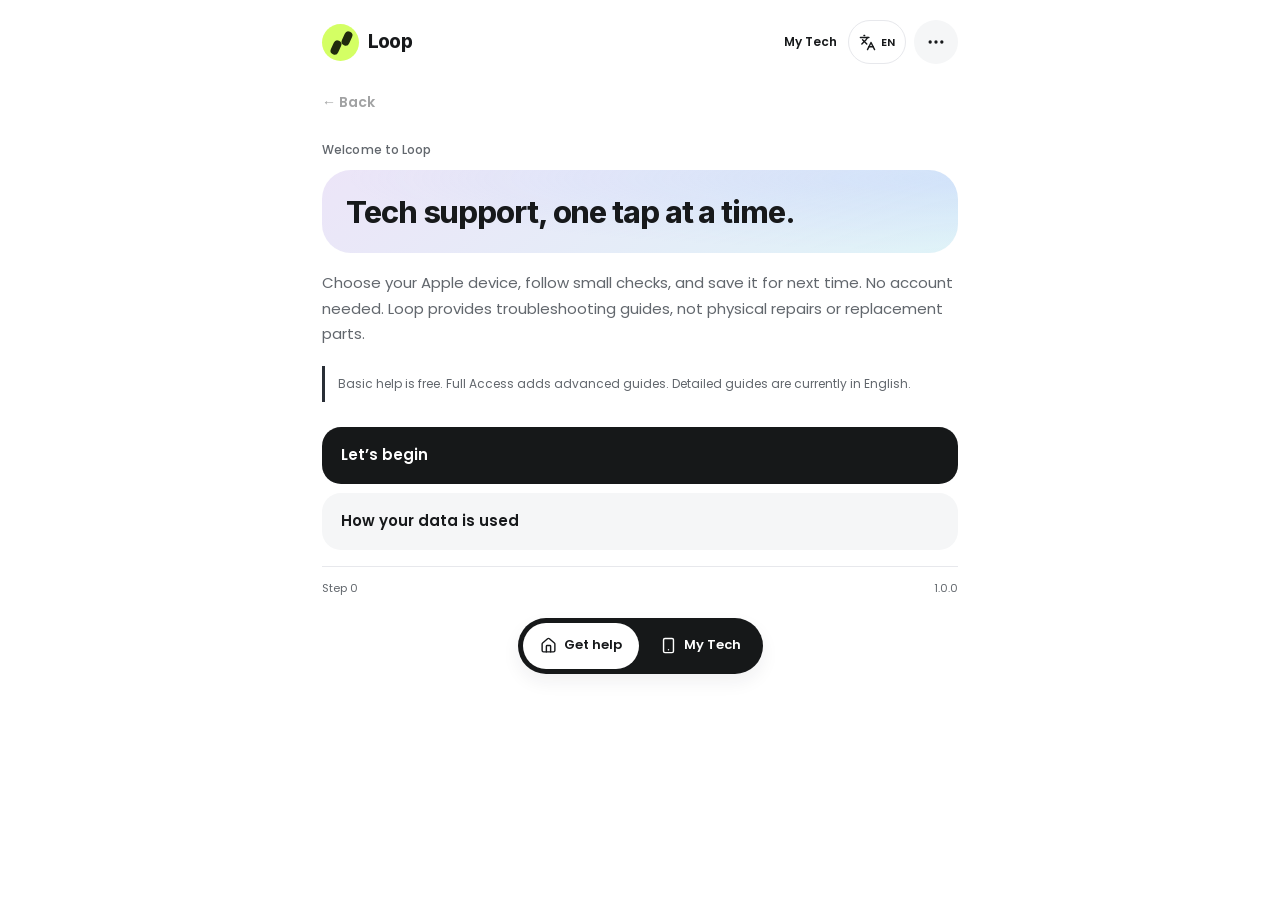
<file: web/index.html>
<!doctype html>
<html lang="en">
<head>
  <meta charset="utf-8">
  <meta name="viewport" content="width=device-width, initial-scale=1, viewport-fit=cover">
  <meta name="color-scheme" content="light dark">
  <meta name="format-detection" content="telephone=no">
  <meta http-equiv="Content-Security-Policy" content="default-src &#x27;none&#x27;; script-src &#x27;self&#x27;; style-src &#x27;self&#x27; &#x27;unsafe-inline&#x27;; img-src &#x27;self&#x27; data:; font-src &#x27;self&#x27;; connect-src &#x27;none&#x27;; object-src &#x27;none&#x27;; base-uri &#x27;none&#x27;; form-action &#x27;none&#x27;; frame-src &#x27;none&#x27;; media-src &#x27;none&#x27;; worker-src &#x27;none&#x27;">
  <title>Loop Tech Support | Simple Device Troubleshooting</title>
  <meta name="description" content="Guided troubleshooting for Apple devices and software. Follow simple checks and save your devices in My Tech.">
  <meta name="application-name" content="Loop">
  <meta name="apple-mobile-web-app-title" content="Loop">
  <link rel="icon" href="assets/app-icon.svg" type="image/svg+xml">
  <link rel="stylesheet" href="app.css">
  <script src="config.js" defer></script>
  <script src="vendor/lucide.min.js" defer></script>
  <script src="app.js" defer></script>
</head>
<body>
<div id="little-steps-consumer" class="ls-consumer-app">
  <section class="th-phone" aria-label="Loop">
    <header class="th-top"><div class="ls-brand-lockup"><span class="ls-mark" aria-hidden="true"></span><span class="th-brand">Loop</span></div><div class="ls-header-actions"><button type="button" class="ls-quick-tech cursor-interaction">My Tech</button><button type="button" class="ls-about-button cursor-interaction" aria-label="More options" aria-expanded="false" aria-controls="ls-about-reference"><i data-lucide="ellipsis" aria-hidden="true"></i></button></div></header>
    <p class="ls-tagline">Tech help, one step at a time.</p>
    <p class="ls-consumer-notice" role="status" hidden></p>
    <div class="ls-membership"><button type="button" class="ls-plan-button cursor-interaction" hidden>Full Access · $49.99/year</button><button type="button" class="ls-end-preview cursor-interaction" hidden>Full Access</button></div>
    <section id="ls-about-reference" class="ls-about-panel" aria-label="More options" hidden>
      <div class="ls-about-heading"><h3>More options</h3><button type="button" class="ls-about-close cursor-interaction" aria-label="Close more options"><i data-lucide="x" aria-hidden="true"></i></button></div>
      <div class="ls-about-help"><h4>How Loop works</h4><ol><li>Choose your device or describe the problem.</li><li>Tap the answer that matches what you see.</li><li>Try a small check, then tell us what happened.</li></ol></div>
      <button type="button" class="ls-premium-menu cursor-interaction">Explore Full Access</button>
      <button type="button" class="ls-settings-menu cursor-interaction">Settings &amp; support</button>
      <button type="button" class="th-restart cursor-interaction" aria-controls="ls-restart-confirm" aria-expanded="false" hidden>Start again</button>
      <div id="ls-restart-confirm" class="ls-restart-confirm" aria-labelledby="ls-restart-title" hidden>
        <h4 id="ls-restart-title">Start a new search?</h4>
        <p>This clears this troubleshooting journey. Your saved devices stay in My Tech.</p>
        <div class="ls-restart-actions"><button type="button" class="ls-restart-keep cursor-interaction">Keep troubleshooting</button><button type="button" class="ls-restart-proceed cursor-interaction">Start again</button></div>
      </div>
    </section>
    <button type="button" class="th-back cursor-interaction" disabled aria-label="Go back one step">← Back</button>
    <main aria-live="polite" aria-atomic="true">
      <p class="th-context">One small step at a time</p>
      <div class="th-question"><h2>What needs a little help?</h2></div>
      <p class="th-detail">Pick a bubble. We'll take it from there.</p>
      <div class="ls-upcoming-art" hidden></div>
      <div class="ls-brand-context" hidden></div>
      <p class="th-case" hidden></p>
      <button type="button" class="ls-save-device cursor-interaction" hidden><i data-lucide="plus" aria-hidden="true"></i><span>Save to My Tech</span></button>
      <section class="ls-plan-panel" hidden aria-label="Full Access subscription">
        <p class="ls-plan-eyebrow">LOOP · FULL ACCESS</p>
        <p class="ls-plan-price">$49.99<span> / year · USD</span></p>
        <p class="ls-plan-value">Calm, clear guidance for the moments that need a closer look.</p>
        <ul><li>Every available advanced guide</li><li>A clear next step, with progress you can follow</li><li>Your checks gathered into a support summary</li></ul>
        <p class="ls-plan-renewal">US plan: $49.99 per year. Renews yearly until cancelled with Apple. Basic checks stay free.</p>
        <p class="ls-plan-demo">The App Store confirms your local price before purchase.</p>
        <div class="ls-plan-legal"><button type="button" class="ls-plan-privacy cursor-interaction">Privacy policy</button><button type="button" class="ls-plan-terms cursor-interaction">Terms of use</button></div>
      </section>
      <section class="ls-member-panel" hidden aria-label="Full Access"><p class="ls-member-eyebrow">FULL ACCESS</p><h3>Your help, one step further.</h3><div class="ls-member-stats"><p><strong class="ls-member-count">12</strong>available guides</p><p><strong class="ls-member-completed">0</strong>guides completed</p></div><p class="ls-member-note">Your guide progress is saved on this device.</p></section>
      <div class="ls-advanced-progress" hidden><p class="ls-advanced-progress-label"></p><div class="ls-advanced-track" role="progressbar" aria-label="Guide progress" aria-valuemin="0" aria-valuemax="100"><span></span></div></div>
      <section class="ls-guide-summary" hidden aria-label="Your support summary"></section>
      <button type="button" class="ls-share-summary cursor-interaction" hidden><i data-lucide="share" aria-hidden="true"></i>Share support summary</button>

      <p class="ls-guide-scope" hidden></p>
      <p class="ls-guide-check" hidden></p>
      <form class="ls-custom-form" hidden aria-label="Enter your model or software name">
        <label for="ls-custom-value">Name on your device or software</label>
        <div class="th-search-row"><input id="ls-custom-value" type="text" maxlength="90" autocomplete="off" placeholder="e.g. Model name from the label"><button type="submit" class="th-search-submit cursor-interaction">Use name</button></div>
        <p class="ls-custom-feedback" role="status"></p>
      </form>
      <div class="th-options" aria-label="Choose an answer"></div>
      <form class="th-search" aria-label="Describe your technology problem">
        <label for="little-steps-description">Or tell us in your own words</label>
        <div class="th-search-row"><input id="little-steps-description" type="text" autocomplete="off" maxlength="240" placeholder="My TV has no sound" aria-describedby="little-steps-match-status"><button type="submit" class="th-search-submit cursor-interaction">Start</button></div>
        <p class="th-match-status" id="little-steps-match-status" role="status">Type a device, app or what went wrong.</p>
        <div class="th-suggestions" aria-label="Suggested starting points"></div>
      </form>
      <button type="button" class="th-unknown cursor-interaction">I'm not sure</button>
      <div class="ls-step-links" hidden></div>
      <a class="th-link" target="_blank" rel="noopener noreferrer" hidden></a>
    </main>
    <section class="ls-my-tech" aria-live="polite" aria-atomic="true" hidden>
      <p class="ls-my-tech-eyebrow">My Tech</p>
      <h2 class="ls-my-tech-title">Your devices.<br>One tap away.</h2>
      <p class="ls-my-tech-description">Add your devices for a quicker route to help.</p>
      <button type="button" class="ls-add-device cursor-interaction"><i data-lucide="plus" aria-hidden="true"></i><span>Add device</span></button>
      <div class="ls-saved-list"></div>
      <p class="ls-save-note">Saved on this device.</p>
      <section class="ls-device-wizard" aria-label="Add a device to My Tech" hidden>
        <div class="ls-wizard-navigation"><button type="button" class="ls-wizard-back cursor-interaction">← Back</button><button type="button" class="ls-wizard-cancel cursor-interaction">Cancel</button></div>
        <p class="ls-wizard-step"></p>
        <h3 class="ls-wizard-title"></h3>
        <p class="ls-wizard-description"></p>
        <div class="ls-wizard-options th-options"></div>
        <form class="ls-wizard-custom" hidden>
          <label for="ls-device-name">Name on your device</label>
          <input id="ls-device-name" type="text" maxlength="90" autocomplete="off">
          <p class="ls-wizard-feedback" role="status"></p>
          <button type="submit" class="ls-wizard-primary cursor-interaction">Continue</button>
        </form>
        <form class="ls-wizard-review" hidden>
          <div class="ls-device-summary"></div>
          <label for="ls-device-nickname">Device nickname <span>(optional)</span></label>
          <input id="ls-device-nickname" type="text" maxlength="50" autocomplete="off" placeholder="e.g. Living room TV">
          <p>Saved on this device.</p>
          <button type="submit" class="ls-wizard-primary cursor-interaction">Save device</button>
        </form>
      </section>
    </section>
    <footer class="th-footer"><span class="th-step">One small step at a time</span><span class="th-demo">1.0.0</span></footer>
    <nav class="ls-bottom-nav" aria-label="Main navigation"><button type="button" class="ls-nav-help cursor-interaction" aria-current="page"><i data-lucide="home" aria-hidden="true"></i><span>Get help</span></button><button type="button" class="ls-nav-tech cursor-interaction"><i data-lucide="smartphone" aria-hidden="true"></i><span>My Tech</span></button></nav>
  </section>
</div>
<noscript>Loop needs JavaScript enabled to show its troubleshooting guides.</noscript>
</body>
</html>
</file>
<file: web/app.css>
/* Compiled light/dark colors support iOS 17.0 and later. */
:root{--ls-appearance-0:#ffffff;--ls-appearance-1:#17191b;--ls-appearance-2:#62676d;--ls-appearance-3:#f5f6f7;--ls-appearance-4:#eeedf7;--ls-appearance-5:#e7e8ec;--ls-appearance-6:#292e36;--ls-appearance-7:#161819;--ls-appearance-8:#ffffff;--ls-appearance-9:#19233010;--ls-appearance-10:#d4ff64;--ls-appearance-11:#dff3f8;--ls-appearance-12:#ece5f8;--ls-appearance-13:#e5f5dc;--ls-appearance-14:#fff6cd;--ls-appearance-15:#ffe9dc;--ls-appearance-16:#e4ebff;--ls-appearance-17:#fff;--ls-appearance-18:#e8edff;--ls-appearance-19:#263764;--ls-appearance-20:#fff0d7;--ls-appearance-21:#6c4217;--ls-appearance-22:#f5eddc;--ls-appearance-23:#66511f;--ls-appearance-24:#fff}
@media(prefers-color-scheme:dark){:root{--ls-appearance-0:#151619;--ls-appearance-1:#f6f7f8;--ls-appearance-2:#adb4be;--ls-appearance-3:#22252b;--ls-appearance-4:#32303f;--ls-appearance-5:#353941;--ls-appearance-6:#e1e6ed;--ls-appearance-7:#ecf0f4;--ls-appearance-8:#17191b;--ls-appearance-9:#00000038;--ls-appearance-10:#caf665;--ls-appearance-11:#223d46;--ls-appearance-12:#383047;--ls-appearance-13:#2d4028;--ls-appearance-14:#464126;--ls-appearance-15:#49382f;--ls-appearance-16:#2a344b;--ls-appearance-17:#f1f3f6;--ls-appearance-18:#303d60;--ls-appearance-19:#e7edff;--ls-appearance-20:#594323;--ls-appearance-21:#ffe8bf;--ls-appearance-22:#423923;--ls-appearance-23:#ffdda1;--ls-appearance-24:#151619}}
@font-face {
  font-family: 'Poppins';
  font-style: normal;
  font-weight: 400;
  font-display: swap;
  src: url(assets/fonts/poppins-400-devanagari.woff2) format('woff2');
  unicode-range: U+0900-097F, U+1CD0-1CF9, U+200C-200D, U+20A8, U+20B9, U+20F0, U+25CC, U+A830-A839, U+A8E0-A8FF, U+11B00-11B09;
}

@font-face {
  font-family: 'Poppins';
  font-style: normal;
  font-weight: 400;
  font-display: swap;
  src: url(assets/fonts/poppins-400-latin-ext.woff2) format('woff2');
  unicode-range: U+0100-02BA, U+02BD-02C5, U+02C7-02CC, U+02CE-02D7, U+02DD-02FF, U+0304, U+0308, U+0329, U+1D00-1DBF, U+1E00-1E9F, U+1EF2-1EFF, U+2020, U+20A0-20AB, U+20AD-20C0, U+2113, U+2C60-2C7F, U+A720-A7FF;
}

@font-face {
  font-family: 'Poppins';
  font-style: normal;
  font-weight: 400;
  font-display: swap;
  src: url(assets/fonts/poppins-400-latin.woff2) format('woff2');
  unicode-range: U+0000-00FF, U+0131, U+0152-0153, U+02BB-02BC, U+02C6, U+02DA, U+02DC, U+0304, U+0308, U+0329, U+2000-206F, U+20AC, U+2122, U+2191, U+2193, U+2212, U+2215, U+FEFF, U+FFFD;
}

@font-face {
  font-family: 'Poppins';
  font-style: normal;
  font-weight: 500;
  font-display: swap;
  src: url(assets/fonts/poppins-500-devanagari.woff2) format('woff2');
  unicode-range: U+0900-097F, U+1CD0-1CF9, U+200C-200D, U+20A8, U+20B9, U+20F0, U+25CC, U+A830-A839, U+A8E0-A8FF, U+11B00-11B09;
}

@font-face {
  font-family: 'Poppins';
  font-style: normal;
  font-weight: 500;
  font-display: swap;
  src: url(assets/fonts/poppins-500-latin-ext.woff2) format('woff2');
  unicode-range: U+0100-02BA, U+02BD-02C5, U+02C7-02CC, U+02CE-02D7, U+02DD-02FF, U+0304, U+0308, U+0329, U+1D00-1DBF, U+1E00-1E9F, U+1EF2-1EFF, U+2020, U+20A0-20AB, U+20AD-20C0, U+2113, U+2C60-2C7F, U+A720-A7FF;
}

@font-face {
  font-family: 'Poppins';
  font-style: normal;
  font-weight: 500;
  font-display: swap;
  src: url(assets/fonts/poppins-500-latin.woff2) format('woff2');
  unicode-range: U+0000-00FF, U+0131, U+0152-0153, U+02BB-02BC, U+02C6, U+02DA, U+02DC, U+0304, U+0308, U+0329, U+2000-206F, U+20AC, U+2122, U+2191, U+2193, U+2212, U+2215, U+FEFF, U+FFFD;
}

@font-face {
  font-family: 'Poppins';
  font-style: normal;
  font-weight: 600;
  font-display: swap;
  src: url(assets/fonts/poppins-600-devanagari.woff2) format('woff2');
  unicode-range: U+0900-097F, U+1CD0-1CF9, U+200C-200D, U+20A8, U+20B9, U+20F0, U+25CC, U+A830-A839, U+A8E0-A8FF, U+11B00-11B09;
}

@font-face {
  font-family: 'Poppins';
  font-style: normal;
  font-weight: 600;
  font-display: swap;
  src: url(assets/fonts/poppins-600-latin-ext.woff2) format('woff2');
  unicode-range: U+0100-02BA, U+02BD-02C5, U+02C7-02CC, U+02CE-02D7, U+02DD-02FF, U+0304, U+0308, U+0329, U+1D00-1DBF, U+1E00-1E9F, U+1EF2-1EFF, U+2020, U+20A0-20AB, U+20AD-20C0, U+2113, U+2C60-2C7F, U+A720-A7FF;
}

@font-face {
  font-family: 'Poppins';
  font-style: normal;
  font-weight: 600;
  font-display: swap;
  src: url(assets/fonts/poppins-600-latin.woff2) format('woff2');
  unicode-range: U+0000-00FF, U+0131, U+0152-0153, U+02BB-02BC, U+02C6, U+02DA, U+02DC, U+0304, U+0308, U+0329, U+2000-206F, U+20AC, U+2122, U+2191, U+2193, U+2212, U+2215, U+FEFF, U+FFFD;
}

@font-face {
  font-family: 'Inter';
  font-style: normal;
  font-weight: 100 900;
  font-display: swap;
  src: url(assets/fonts/inter-100-900-cyrillic-ext.woff2) format('woff2');
  unicode-range: U+0460-052F, U+1C80-1C8A, U+20B4, U+2DE0-2DFF, U+A640-A69F, U+FE2E-FE2F;
}

@font-face {
  font-family: 'Inter';
  font-style: normal;
  font-weight: 100 900;
  font-display: swap;
  src: url(assets/fonts/inter-100-900-cyrillic.woff2) format('woff2');
  unicode-range: U+0301, U+0400-045F, U+0490-0491, U+04B0-04B1, U+2116;
}

@font-face {
  font-family: 'Inter';
  font-style: normal;
  font-weight: 100 900;
  font-display: swap;
  src: url(assets/fonts/inter-100-900-greek-ext.woff2) format('woff2');
  unicode-range: U+1F00-1FFF;
}

@font-face {
  font-family: 'Inter';
  font-style: normal;
  font-weight: 100 900;
  font-display: swap;
  src: url(assets/fonts/inter-100-900-greek.woff2) format('woff2');
  unicode-range: U+0370-0377, U+037A-037F, U+0384-038A, U+038C, U+038E-03A1, U+03A3-03FF;
}

@font-face {
  font-family: 'Inter';
  font-style: normal;
  font-weight: 100 900;
  font-display: swap;
  src: url(assets/fonts/inter-100-900-vietnamese.woff2) format('woff2');
  unicode-range: U+0102-0103, U+0110-0111, U+0128-0129, U+0168-0169, U+01A0-01A1, U+01AF-01B0, U+0300-0301, U+0303-0304, U+0308-0309, U+0323, U+0329, U+1EA0-1EF9, U+20AB;
}

@font-face {
  font-family: 'Inter';
  font-style: normal;
  font-weight: 100 900;
  font-display: swap;
  src: url(assets/fonts/inter-100-900-latin-ext.woff2) format('woff2');
  unicode-range: U+0100-02BA, U+02BD-02C5, U+02C7-02CC, U+02CE-02D7, U+02DD-02FF, U+0304, U+0308, U+0329, U+1D00-1DBF, U+1E00-1E9F, U+1EF2-1EFF, U+2020, U+20A0-20AB, U+20AD-20C0, U+2113, U+2C60-2C7F, U+A720-A7FF;
}

@font-face {
  font-family: 'Inter';
  font-style: normal;
  font-weight: 100 900;
  font-display: swap;
  src: url(assets/fonts/inter-100-900-latin.woff2) format('woff2');
  unicode-range: U+0000-00FF, U+0131, U+0152-0153, U+02BB-02BC, U+02C6, U+02DA, U+02DC, U+0304, U+0308, U+0329, U+2000-206F, U+20AC, U+2122, U+2191, U+2193, U+2212, U+2215, U+FEFF, U+FFFD;
}


#little-steps-consumer { --ls-illustration-atlas:url("[data-uri]"); }
#little-steps-consumer { --ls-brand-device-atlas:url("[data-uri]");  }
#little-steps-consumer {
  --th-bg:var(--ls-appearance-0); --th-text:var(--ls-appearance-1); --th-sub:var(--ls-appearance-2);
  --th-card:var(--ls-appearance-3); --th-bubble:var(--ls-appearance-4); --th-line:var(--ls-appearance-5);
  --th-accent:var(--ls-appearance-6); --th-solid:var(--ls-appearance-7); --th-on:var(--ls-appearance-8);
  --th-shadow:var(--ls-appearance-9); --ls-lime:var(--ls-appearance-10); --ls-lime-ink:#202b0d;
  --ls-pastel-blue:var(--ls-appearance-11); --ls-pastel-lilac:var(--ls-appearance-12);
  --ls-pastel-green:var(--ls-appearance-13); --ls-pastel-yellow:var(--ls-appearance-14);
  --ls-pastel-peach:var(--ls-appearance-15); --ls-pastel-periwinkle:var(--ls-appearance-16);
  color:var(--th-text); font-family:Inter,"Helvetica Neue",Arial,system-ui,sans-serif; padding:18px 6px; box-sizing:border-box;
}
#little-steps-consumer * { box-sizing:border-box; }
#little-steps-consumer [hidden] { display:none !important; }
#little-steps-consumer button,#little-steps-consumer input { font:inherit; }
#little-steps-consumer button { color:inherit; }
#little-steps-consumer button:focus-visible,#little-steps-consumer input:focus-visible,#little-steps-consumer a:focus-visible { outline:3px solid var(--th-accent); outline-offset:4px; }
#little-steps-consumer .th-phone { width:100%; max-width:448px; padding:25px 24px 18px; margin:auto; background:var(--th-bg); border:1px solid var(--th-line); border-radius:36px; box-shadow:0 18px 55px var(--th-shadow); }
#little-steps-consumer .th-top { display:flex; justify-content:space-between; align-items:center; gap:12px; }
#little-steps-consumer .ls-header-actions { display:flex; align-items:center; gap:5px; flex:none; }
#little-steps-consumer .ls-quick-tech { min-height:44px; padding:9px 3px; border:0; background:none; font-size:12px; font-weight:600; white-space:nowrap; }
#little-steps-consumer .ls-brand-lockup { display:flex; align-items:center; gap:9px; }
#little-steps-consumer .ls-mark { display:block; position:relative; width:37px; height:37px; border-radius:50%; background:var(--ls-lime); flex:none; }
#little-steps-consumer .ls-mark::before,#little-steps-consumer .ls-mark::after { content:""; position:absolute; width:8px; height:15px; border-radius:5px; background:var(--ls-lime-ink); transform:rotate(24deg); }
#little-steps-consumer .ls-mark::before { left:10px; top:16px; }
#little-steps-consumer .ls-mark::after { left:21px; top:7px; }
#little-steps-consumer .th-brand { font-size:19px; font-weight:750; letter-spacing:-.8px; white-space:nowrap; }
#little-steps-consumer .th-demo { display:inline-flex; align-items:center; color:var(--th-sub); font-size:11px; white-space:nowrap; }
#little-steps-consumer .ls-tagline { display:none; }
#little-steps-consumer .ls-about-button { display:flex; justify-content:center; align-items:center; width:44px; height:44px; flex:none; padding:10px; border:0; border-radius:50%; background:var(--th-card); }
#little-steps-consumer .ls-about-button svg { width:20px; height:20px; }
#little-steps-consumer .ls-about-panel { position:relative; background:var(--ls-pastel-yellow); border-radius:23px; margin:16px 0; padding:19px; font-size:14px; line-height:1.5; }
#little-steps-consumer .ls-about-panel h3 { font-size:18px; letter-spacing:-.4px; margin:0 0 10px; padding-right:24px; }
#little-steps-consumer .ls-about-panel ol { padding-left:19px; margin:0; }
#little-steps-consumer .ls-about-panel li+li { margin-top:7px; }
#little-steps-consumer .ls-about-panel button { min-height:44px; background:transparent; border:0; padding:10px 0 0; text-decoration:underline; text-underline-offset:3px; }
#little-steps-consumer .ls-about-heading { display:flex; align-items:flex-start; justify-content:space-between; gap:8px; }
#little-steps-consumer .ls-about-heading h3 { padding-right:0; margin-top:7px; }
#little-steps-consumer .ls-about-heading button { display:flex; align-items:center; justify-content:center; flex:none; width:44px; min-height:44px; padding:10px; border-radius:50%; background:color-mix(in srgb,var(--th-bg) 50%,transparent); }
#little-steps-consumer .th-back { display:inline-flex; align-items:center; gap:7px; min-height:44px; padding:10px 0; border:0; background:transparent; margin:16px 0 0; font-size:14px; font-weight:600; }
#little-steps-consumer .th-back:disabled { opacity:.4; }
#little-steps-consumer .th-home .th-back { display:none; }
#little-steps-consumer .th-context { margin:17px 0 11px; color:var(--th-sub); font-size:12px; line-height:1.4; font-weight:550; letter-spacing:.1px; text-transform:none; }
#little-steps-consumer .th-home .th-context { display:inline-flex; margin:30px 0 15px; padding:7px 11px; background:var(--ls-lime); color:var(--ls-lime-ink); border-radius:20px; font-size:11px; font-weight:650; }
#little-steps-consumer .th-question { margin:0; width:100%; }
#little-steps-consumer h2 { font-size:35px; font-weight:750; letter-spacing:-1.5px; line-height:1.08; margin:0; color:var(--th-text); overflow-wrap:break-word; }
#little-steps-consumer .th-home h2 { font-size:42px; line-height:1.02; letter-spacing:-1.9px; max-width:350px; }
#little-steps-consumer .th-detail { font-size:14px; line-height:1.5; color:var(--th-sub); margin:15px 0 0; }
#little-steps-consumer .th-home .th-detail { max-width:310px; margin-top:13px; }
#little-steps-consumer .ls-troubleshoot-screen .th-question { padding:24px; border-radius:29px; background:radial-gradient(ellipse at 100% 10%,color-mix(in srgb,var(--ls-context-color,#a9bcfd) 27%,transparent),transparent 68%),linear-gradient(145deg,var(--ls-pastel-lilac),var(--ls-pastel-blue)); }
#little-steps-consumer .ls-troubleshoot-screen .th-question h2 { font-size:31px; letter-spacing:-1.1px; }
#little-steps-consumer .th-options { display:grid; grid-template-columns:repeat(2,minmax(0,1fr)); gap:11px; margin:25px 0 8px; }
#little-steps-consumer .th-choice { position:relative; display:flex; align-items:center; justify-content:center; gap:8px; width:100%; min-width:0; min-height:80px; padding:17px 14px; border:1px solid transparent; border-radius:23px; background:var(--th-card); text-align:center; font-size:15px; font-weight:600; line-height:1.35; transition:transform .15s,border-color .15s,box-shadow .15s; overflow-wrap:anywhere; }
#little-steps-consumer .th-choice:hover { transform:translateY(-2px); border-color:color-mix(in srgb,var(--th-text) 24%,transparent); box-shadow:0 6px 14px var(--th-shadow); }
#little-steps-consumer .th-choice:active { transform:scale(.985); }
#little-steps-consumer .th-choice[data-premium="true"] { background:var(--th-solid); color:var(--th-on); }
#little-steps-consumer .th-options.th-categories { gap:11px; margin-top:26px; }
#little-steps-consumer .th-categories .th-choice { flex-direction:column; gap:4px; padding:7px 10px 13px; min-height:149px; border-radius:25px; background:var(--ls-tile-color,var(--ls-pastel-blue)); }
#little-steps-consumer .th-categories [data-category="tv"],#little-steps-consumer .th-categories [data-category="other"] { --ls-tile-color:var(--ls-pastel-blue); }
#little-steps-consumer .th-categories [data-category="mobile"],#little-steps-consumer .th-categories [data-category="apps"] { --ls-tile-color:var(--ls-pastel-lilac); }
#little-steps-consumer .th-categories [data-category="laptop"] { --ls-tile-color:var(--ls-pastel-green); }
#little-steps-consumer .th-categories [data-category="desktop"] { --ls-tile-color:var(--ls-pastel-yellow); }
#little-steps-consumer .th-categories [data-category="printer"] { --ls-tile-color:var(--ls-pastel-peach); }
#little-steps-consumer .th-categories [data-category="wifi"] { --ls-tile-color:var(--ls-pastel-periwinkle); }
#little-steps-consumer .th-categories .ls-choice-label { display:flex; align-items:center; justify-content:center; width:100%; min-height:35px; max-width:145px; letter-spacing:-.35px; }
#little-steps-consumer .ls-isolated-art { display:block; flex:none; background-repeat:no-repeat; overflow:hidden; }
#little-steps-consumer .ls-category-scene { display:flex; align-items:center; justify-content:center; flex:none; width:90px; height:90px; }
#little-steps-consumer .ls-brand-card { --ls-brand-color:var(--th-solid); flex-direction:column; gap:9px; min-height:178px; padding:12px 11px 16px; border-radius:26px; background:radial-gradient(ellipse at 50% 35%,color-mix(in srgb,var(--ls-brand-color) 13%,transparent),transparent 70%),linear-gradient(150deg,var(--th-bg),var(--th-card)); box-shadow:0 7px 18px color-mix(in srgb,var(--ls-brand-color) 5%,transparent); }
#little-steps-consumer .ls-brand-card .ls-choice-label { width:100%; min-width:0; }
#little-steps-consumer .ls-model-options .ls-choice-label { font-size:14px; font-weight:600; line-height:1.4; letter-spacing:-.2px; }
#little-steps-consumer .ls-device-scene { position:relative; display:block; isolation:isolate; width:100%; max-width:132px; height:120px; flex:none; }
#little-steps-consumer .ls-device-scene::before { content:""; position:absolute; width:90%; height:44px; left:5%; bottom:0; border-radius:50%; background:radial-gradient(ellipse,color-mix(in srgb,var(--ls-brand-color) 23%,transparent),transparent 68%); filter:blur(5px); }
#little-steps-consumer .ls-device-holder { position:absolute; left:50%; bottom:4px; transform:translateX(-50%); display:flex; align-items:center; justify-content:center; width:96px; height:90px; }
#little-steps-consumer .ls-brand-logo { display:block; width:46px; max-width:100%; height:21px; object-fit:contain; }
#little-steps-consumer .ls-device-scene .ls-logo-backdrop { position:absolute; left:50%; top:4px; transform:translateX(-50%); width:72px; height:68px; max-width:100%; opacity:.24; filter:drop-shadow(0 6px 9px color-mix(in srgb,var(--ls-brand-color) 24%,transparent)); }
#little-steps-consumer .ls-device-scene .ls-wordmark-logo { width:calc(100% - 4px); height:25px; top:2px; opacity:.65; }
#little-steps-consumer .ls-app-tile { display:flex; align-items:center; justify-content:center; width:94px; max-width:100%; height:100px; margin:4px 0; padding:19px; background:radial-gradient(ellipse at 50% 76%,color-mix(in srgb,var(--ls-brand-color) 19%,transparent),transparent 65%); }
#little-steps-consumer .ls-app-tile .ls-brand-logo { width:100%; height:100%; }
#little-steps-consumer .ls-app-tile:has(.ls-wordmark-logo) { padding:11px; }
#little-steps-consumer .ls-brand-options .ls-neutral-choice,#little-steps-consumer .ls-model-options .ls-neutral-choice { grid-column:1/-1; min-height:47px; padding:12px 16px; border-radius:22px; font-size:14px; background:var(--th-card); font-weight:500; }
#little-steps-consumer .th-options.ls-list-options { grid-template-columns:minmax(0,1fr); gap:9px; }
#little-steps-consumer .ls-list-options .th-choice { min-height:57px; border-radius:19px; text-align:left; justify-content:flex-start; padding:16px 18px; }
#little-steps-consumer .ls-software-choice { flex-direction:row; justify-content:flex-start; gap:12px; text-align:left; background:color-mix(in srgb,var(--ls-brand-color) 5%,var(--th-card)); }
#little-steps-consumer .ls-platform-badge { display:flex; flex:none; align-items:center; justify-content:center; width:36px; height:32px; padding:5px; border-radius:10px; background:var(--ls-appearance-17); }
#little-steps-consumer .ls-platform-badge .ls-brand-logo { width:100%; height:100%; }
#little-steps-consumer .ls-brand-context { display:flex; justify-content:flex-start; margin:18px 0 8px; }
#little-steps-consumer .ls-brand-chip { --ls-brand-color:var(--th-solid); display:inline-flex; align-items:center; gap:8px; max-width:100%; padding:5px 12px 5px 5px; border-radius:22px; background:color-mix(in srgb,var(--ls-brand-color) 9%,var(--th-card)); color:var(--th-text); font-size:12px; }
#little-steps-consumer .ls-chip-logo { display:flex; align-items:center; justify-content:center; flex:none; width:33px; height:29px; padding:5px; border-radius:10px; background:var(--ls-appearance-17); }
#little-steps-consumer .ls-chip-logo .ls-brand-logo { width:100%; height:100%; }
#little-steps-consumer .ls-chip-logo:has(.ls-wordmark-logo) { width:62px; }
#little-steps-consumer .th-case { color:var(--th-sub); font-size:12px; line-height:1.45; margin:5px 0 8px; overflow-wrap:anywhere; }
#little-steps-consumer .ls-save-device { display:inline-flex; align-items:center; gap:6px; min-height:44px; padding:8px 0; background:none; border:0; color:var(--th-accent); font-size:12px; font-weight:600; text-decoration:underline; text-underline-offset:3px; }
#little-steps-consumer .ls-save-device:disabled { color:var(--th-sub); text-decoration:none; }
#little-steps-consumer .ls-save-device svg,#little-steps-consumer .ls-add-device svg { width:16px; height:16px; flex:none; }
#little-steps-consumer .th-search { margin:24px 0 0; }
#little-steps-consumer .th-search label { display:block; color:var(--th-sub); font-size:13px; font-weight:500; margin:0 0 10px 2px; }
#little-steps-consumer .th-search-row { display:flex; align-items:stretch; gap:7px; }
#little-steps-consumer .th-search input,#little-steps-consumer .ls-custom-form input { min-width:0; flex:1; width:100%; padding:14px; border-radius:24px; border:1px solid var(--th-line); background:var(--th-bg); color:var(--th-text); font-size:16px; }
#little-steps-consumer input::placeholder { color:var(--th-sub); }
#little-steps-consumer .th-search-submit { min-width:69px; min-height:48px; border:0; padding:12px 17px; border-radius:24px; background:var(--th-solid); color:var(--th-on); font-size:14px; font-weight:650; }
#little-steps-consumer .th-suggestions { display:grid; gap:8px; margin-top:9px; }
#little-steps-consumer .th-suggestion { min-height:48px; padding:13px 15px; border:1px solid var(--th-line); border-radius:18px; background:var(--ls-pastel-lilac); color:var(--th-text); text-align:left; font-size:14px; line-height:1.4; }
#little-steps-consumer .th-match-status { margin:10px 2px 0; font-size:12px; line-height:1.45; color:var(--th-sub); }
#little-steps-consumer .th-unknown { display:block; min-height:44px; border:0; background:none; padding:13px 8px; margin:4px auto 0; color:var(--th-sub); font-size:14px; text-decoration:underline; text-underline-offset:4px; }
#little-steps-consumer .th-link { display:block; color:var(--th-accent); font-size:14px; line-height:1.45; padding:15px 0; text-underline-offset:3px; }
#little-steps-consumer .th-footer { display:flex; flex-wrap:wrap; align-items:center; justify-content:space-between; gap:8px; padding-top:13px; margin-top:16px; border-top:1px solid var(--th-line); color:var(--th-sub); font-size:11px; }
#little-steps-consumer .th-step { display:flex; align-items:center; }
#little-steps-consumer .th-restart { padding:0; min-height:44px; border:0; background:none; font-size:12px; }
#little-steps-consumer .th-home .th-restart { display:none; }
#little-steps-consumer .ls-bottom-nav { position:sticky; bottom:12px; z-index:5; display:flex; justify-content:center; gap:4px; width:max-content; max-width:100%; padding:5px; margin:20px auto 2px; border-radius:35px; background:var(--th-solid); color:var(--th-on); box-shadow:0 8px 18px var(--th-shadow); }
#little-steps-consumer .ls-bottom-nav button { display:flex; align-items:center; justify-content:center; gap:7px; min-height:46px; padding:11px 17px; border:0; border-radius:26px; background:transparent; color:var(--th-on); font-size:13px; font-weight:550; white-space:nowrap; }
#little-steps-consumer .ls-bottom-nav button[aria-current="page"] { background:var(--th-bg); color:var(--th-text); }
#little-steps-consumer .ls-bottom-nav svg { width:17px; height:17px; flex:none; }
#little-steps-consumer .ls-my-tech { margin-top:31px; }
#little-steps-consumer .ls-my-tech h2 { font-size:37px; max-width:330px; }
#little-steps-consumer .ls-my-tech p { color:var(--th-sub); font-size:14px; line-height:1.55; }
#little-steps-consumer .ls-my-tech .ls-my-tech-eyebrow { font-size:12px; font-weight:600; margin-bottom:12px; }
#little-steps-consumer .ls-my-tech-screen .th-footer { margin-top:28px; }
#little-steps-consumer .ls-saved-list { display:grid; gap:12px; margin:24px 0; }
#little-steps-consumer .ls-saved-row { display:grid; grid-template-columns:minmax(0,1fr); gap:0; padding:13px; border-radius:22px; background:var(--ls-pastel-lilac); }
#little-steps-consumer .ls-saved-open { display:flex; align-items:center; gap:12px; min-width:0; flex:1; border:0; background:none; padding:6px; text-align:left; font-weight:600; font-size:14px; line-height:1.4; }
#little-steps-consumer .ls-saved-open .ls-brand-logo { width:31px; height:31px; flex:none; }
#little-steps-consumer .ls-saved-open span { min-width:0; overflow-wrap:anywhere; }
#little-steps-consumer .ls-saved-remove { min-width:60px; min-height:44px; justify-self:end; border:0; background:none; font-size:12px; padding:10px; text-decoration:underline; text-underline-offset:3px; }
#little-steps-consumer .ls-saved-copy { display:flex; flex-direction:column; gap:5px; flex:1; }
#little-steps-consumer .ls-saved-subtitle { font-size:12px; font-weight:400; color:var(--th-sub); }
#little-steps-consumer .ls-saved-action { display:block; margin-top:5px; font-size:12px; text-decoration:underline; text-underline-offset:3px; }
#little-steps-consumer .ls-saved-open .ls-device-scene { flex:none; width:86px; height:99px; }
#little-steps-consumer .ls-saved-open .ls-device-holder { transform:translateX(-50%) scale(.8); transform-origin:center bottom; }
#little-steps-consumer .ls-saved-open .ls-logo-backdrop { width:50px; height:50px; }
#little-steps-consumer .ls-saved-open .ls-wordmark-logo { width:82px; height:20px; }
#little-steps-consumer .ls-saved-open .ls-app-tile { width:86px; height:90px; flex:none; }
#little-steps-consumer .ls-saved-open .ls-app-tile .ls-brand-logo { width:100%; height:100%; }
#little-steps-consumer .ls-add-device { display:flex; gap:8px; align-items:center; justify-content:center; min-height:49px; padding:14px 21px; background:var(--th-solid); color:var(--th-on); border:0; border-radius:25px; font-size:14px; font-weight:600; }
#little-steps-consumer .ls-save-note { margin:18px 0 0; }
#little-steps-consumer .ls-device-wizard { margin-top:0; }
#little-steps-consumer .ls-wizard-navigation { display:flex; justify-content:space-between; gap:12px; margin:0 0 16px; }
#little-steps-consumer .ls-wizard-navigation button { min-height:44px; border:0; background:none; padding:10px 0; font-size:14px; }
#little-steps-consumer .ls-wizard-navigation button:disabled { opacity:.4; }
#little-steps-consumer .ls-wizard-title { margin:0; font-size:30px; line-height:1.16; letter-spacing:-1px; }
#little-steps-consumer .ls-wizard-step { font-size:12px; margin:0 0 10px; }
#little-steps-consumer .ls-wizard-description { margin:14px 0 0; }
#little-steps-consumer .ls-wizard-custom,#little-steps-consumer .ls-wizard-review { margin:20px 0; }
#little-steps-consumer .ls-wizard-custom label,#little-steps-consumer .ls-wizard-review label { display:block; margin-bottom:10px; font-size:14px; }
#little-steps-consumer .ls-wizard-review label span { color:var(--th-sub); }
#little-steps-consumer .ls-wizard-custom input,#little-steps-consumer .ls-wizard-review input { width:100%; min-width:0; padding:14px 16px; border:1px solid var(--th-line); border-radius:19px; background:var(--th-bg); color:var(--th-text); font-size:16px; }
#little-steps-consumer .ls-wizard-primary { width:100%; min-height:50px; padding:13px 18px; border:0; border-radius:25px; background:var(--th-solid); color:var(--th-on); font-size:14px; font-weight:600; }
#little-steps-consumer .ls-device-summary { display:flex; align-items:center; gap:18px; padding:18px; margin:0 0 23px; border-radius:24px; background:radial-gradient(ellipse at 20% 30%,color-mix(in srgb,var(--ls-brand-color,var(--th-solid)) 12%,transparent),transparent 75%),var(--th-card); }
#little-steps-consumer .ls-device-summary .ls-device-scene { width:96px; flex:none; }
#little-steps-consumer .ls-device-summary .ls-app-tile { width:84px; height:84px; flex:none; }
#little-steps-consumer .ls-summary-copy { min-width:0; overflow-wrap:anywhere; }
#little-steps-consumer .ls-summary-copy strong { display:block; font-size:16px; line-height:1.5; }
#little-steps-consumer .ls-summary-copy p { margin:7px 0 0; }
#little-steps-consumer .ls-membership { display:flex; gap:8px; flex-wrap:wrap; }
#little-steps-consumer .ls-end-preview { min-height:44px; background:var(--th-card); border:0; border-radius:24px; padding:10px 14px; font-size:12px; margin-top:12px; }
#little-steps-consumer .ls-plan-panel { background:var(--ls-pastel-lilac); border-radius:27px; padding:23px; margin:23px 0; }
#little-steps-consumer .ls-plan-eyebrow { font-size:11px; letter-spacing:1px; font-weight:650; margin:0; }
#little-steps-consumer .ls-plan-price { font-size:36px; font-weight:750; letter-spacing:-1.4px; margin:13px 0; }
#little-steps-consumer .ls-plan-price span { font-size:13px; font-weight:400; letter-spacing:0; white-space:nowrap; }
#little-steps-consumer .ls-plan-value,#little-steps-consumer .ls-plan-panel li { font-size:14px; line-height:1.55; }
#little-steps-consumer .ls-plan-panel ul { padding-left:19px; }
#little-steps-consumer .ls-plan-renewal,#little-steps-consumer .ls-plan-demo { font-size:12px; line-height:1.5; }
#little-steps-consumer .ls-plan-demo { font-weight:600; }
#little-steps-consumer .ls-plan-screen .th-options .th-choice:first-child { background:var(--th-solid); color:var(--th-on); }
#little-steps-consumer .ls-guide-scope { border-left:3px solid var(--th-accent); padding:8px 13px; margin:19px 0; font-size:12px; line-height:1.5; color:var(--th-sub); }
#little-steps-consumer .ls-guide-check { background:var(--ls-pastel-green); border-radius:19px; padding:17px; font-size:14px; line-height:1.5; }
#little-steps-consumer .ls-custom-form { margin:22px 0; }
#little-steps-consumer .ls-custom-form label { display:block; margin-bottom:10px; font-size:14px; }
#little-steps-consumer .ls-custom-feedback { color:var(--th-sub); font-size:12px; line-height:1.5; }
@media(prefers-color-scheme:dark) {
  #little-steps-consumer .ls-device-scene .ls-logo-backdrop { opacity:.38; }
  #little-steps-consumer .ls-device-scene .ls-wordmark-logo { opacity:.8; }
  #little-steps-consumer .ls-logo-backdrop[data-monochrome="true"],#little-steps-consumer .ls-app-tile .ls-brand-logo[data-monochrome="true"],#little-steps-consumer .ls-saved-open .ls-brand-logo[data-monochrome="true"] { filter:brightness(0) invert(1); }
}
@media(max-width:360px) {
  #little-steps-consumer { padding:7px 0; }
  #little-steps-consumer .th-phone { padding:21px 17px 15px; border-radius:29px; }
  #little-steps-consumer .th-home h2 { font-size:37px; }
  #little-steps-consumer h2 { font-size:31px; }
  #little-steps-consumer .th-options { gap:9px; }
  #little-steps-consumer .th-categories .th-choice { padding-left:8px; padding-right:8px; }
  #little-steps-consumer .th-choice { font-size:14px; }
  #little-steps-consumer .ls-troubleshoot-screen .th-question { padding:20px; }
  #little-steps-consumer .ls-troubleshoot-screen .th-question h2 { font-size:28px; }
  #little-steps-consumer .ls-bottom-nav button { padding:11px 15px; }
}
@media(prefers-reduced-motion:reduce) { #little-steps-consumer .th-choice { transition:none; } #little-steps-consumer .th-choice:hover,#little-steps-consumer .th-choice:active { transform:none; } }

/* Poppins body copy, with the existing display face retained for headings. */
#little-steps-consumer { --ls-body-font:"Poppins",Arial,system-ui,sans-serif; --ls-heading-font:Inter,"Helvetica Neue",Arial,system-ui,sans-serif; font-family:var(--ls-body-font); font-weight:400; line-height:1.6; }
#little-steps-consumer h1,#little-steps-consumer h2,#little-steps-consumer h3,#little-steps-consumer .th-brand,#little-steps-consumer .ls-plan-price { font-family:var(--ls-heading-font); }
#little-steps-consumer h2 { line-height:1.13; }
#little-steps-consumer .th-home h2 { line-height:1.1; }
#little-steps-consumer p,#little-steps-consumer li { line-height:1.7; }
#little-steps-consumer .th-detail,#little-steps-consumer .ls-my-tech p,#little-steps-consumer .ls-guide-check,#little-steps-consumer .ls-plan-value,#little-steps-consumer .ls-plan-panel li { font-size:15px; line-height:1.7; }
#little-steps-consumer .th-detail { margin-top:17px; }
#little-steps-consumer .th-home .th-detail { margin-top:15px; max-width:335px; }
#little-steps-consumer .th-choice,#little-steps-consumer .ls-model-options .ls-choice-label,#little-steps-consumer .th-suggestion,#little-steps-consumer .ls-saved-open { line-height:1.5; letter-spacing:0; }
#little-steps-consumer .th-categories .ls-choice-label { min-height:42px; letter-spacing:0; }
#little-steps-consumer .th-categories .th-choice { padding-bottom:15px; }
#little-steps-consumer .th-case,#little-steps-consumer .ls-guide-scope,#little-steps-consumer .ls-custom-feedback,#little-steps-consumer .th-match-status,#little-steps-consumer .ls-saved-subtitle { line-height:1.7; }
#little-steps-consumer input,#little-steps-consumer select,#little-steps-consumer textarea { font-family:var(--ls-body-font); font-size:16px; line-height:1.55; }
#little-steps-consumer label { line-height:1.6; }
#little-steps-consumer .ls-bottom-nav button,#little-steps-consumer .th-search-submit,#little-steps-consumer .ls-add-device { line-height:1.5; }
#little-steps-consumer .ls-my-tech .ls-my-tech-eyebrow { font-size:12px; line-height:1.5; }
#little-steps-consumer .th-context { line-height:1.5; font-weight:500; }
#little-steps-consumer .th-home .th-context { line-height:1.5; font-weight:600; }
#little-steps-consumer .ls-about-panel li+li { margin-top:10px; }
#little-steps-consumer .ls-saved-copy { gap:7px; }
#little-steps-consumer .ls-step-links { display:grid; gap:10px; margin-top:17px; }
#little-steps-consumer .ls-step-link { display:block; min-height:48px; padding:13px 17px; border-radius:20px; background:var(--ls-pastel-green); color:var(--th-text); font-size:14px; line-height:1.6; text-underline-offset:3px; overflow-wrap:anywhere; }

/* Restart is deliberately separated from the troubleshooting answer area. */
#little-steps-consumer .ls-about-panel { background:var(--th-bg); border:1px solid var(--th-line); box-shadow:0 8px 24px var(--th-shadow); }
#little-steps-consumer .ls-about-panel h4 { font-size:15px; line-height:1.5; margin:10px 0; }
#little-steps-consumer .ls-about-panel .th-restart { width:100%; min-height:44px; margin-top:18px; padding:12px 14px; border:1px solid var(--th-line); border-radius:15px; background:var(--th-card); text-decoration:none; text-align:left; font-size:14px; }
#little-steps-consumer .ls-restart-confirm p { font-size:14px; line-height:1.7; color:var(--th-sub); margin:10px 0 18px; }
#little-steps-consumer .ls-restart-actions { display:grid; grid-template-columns:minmax(0,1fr); gap:9px; }
#little-steps-consumer .ls-about-panel .ls-restart-actions button { min-height:48px; padding:12px 15px; border:1px solid var(--th-line); border-radius:16px; text-decoration:none; font-size:14px; line-height:1.5; }
#little-steps-consumer .ls-about-panel .ls-restart-keep { background:var(--th-solid); color:var(--th-on); font-weight:600; }
#little-steps-consumer .ls-about-panel .ls-restart-proceed { background:var(--th-bg); color:var(--th-sub); }
#little-steps-consumer .ls-model-symbol { display:flex; align-items:center; justify-content:center; width:78px; height:78px; border-radius:23px; background:var(--th-bg); color:var(--th-text); box-shadow:0 9px 18px var(--th-shadow); }
#little-steps-consumer .ls-model-symbol svg { width:48px; height:48px; stroke-width:1.5; }

/* Catalogue expansion is a utility action, separate from device cards. */
#little-steps-consumer .ls-load-more { grid-column:1 / -1; width:100%; min-height:48px; margin:3px 0; padding:12px 18px; border:1px solid var(--th-line); border-radius:17px; background:var(--th-card); color:var(--th-text); font:inherit; font-weight:600; line-height:1.5; text-align:center; box-shadow:none; }
#little-steps-consumer .ls-load-more:hover { background:var(--th-bubble); }
#little-steps-consumer .ls-load-more:focus-visible { outline:3px solid var(--th-accent); outline-offset:3px; }


/* Release labels stay in normal card flow, below the product name. */
#little-steps-consumer .ls-release-badge { display:inline-flex; align-items:center; justify-content:center; align-self:center; max-width:100%; padding:4px 9px; border-radius:99px; background:var(--ls-appearance-18); color:var(--ls-appearance-19); font-family:var(--ls-body-font); font-size:11px; font-weight:500; line-height:1.5; letter-spacing:0; }
#little-steps-consumer .ls-release-badge[data-availability="coming-soon"] { background:var(--ls-appearance-20); color:var(--ls-appearance-21); }
#little-steps-consumer .ls-upcoming-art { margin:20px 0 14px; }
#little-steps-consumer .ls-upcoming-preview { display:flex; flex-direction:column; align-items:center; gap:14px; width:100%; min-width:0; padding:20px; border-radius:24px; background:var(--th-card); }
#little-steps-consumer .ls-upcoming-preview .ls-device-scene { width:178px; height:154px; max-width:100%; flex-shrink:0; }
#little-steps-consumer .ls-upcoming-copy { width:100%; min-width:0; }
#little-steps-consumer .ls-upcoming-copy p { margin:0 0 12px; font-size:14px; line-height:1.7; overflow-wrap:anywhere; }
#little-steps-consumer .ls-upcoming-copy .ls-launch-date { font-weight:500; }
#little-steps-consumer .ls-launch-link { display:inline-flex; align-items:center; min-height:44px; color:var(--th-text); font-size:14px; line-height:1.5; text-decoration:underline; text-underline-offset:4px; }
#little-steps-consumer .ls-wizard-options .ls-upcoming-preview { grid-column:1/-1; }

#little-steps-consumer { --ls-supplement-atlas:url("[data-uri]"); --ls-refined-atlas:url("[data-uri]"); }

#little-steps-consumer .ls-upcoming-preview .ls-device-holder { transform:translateX(-50%) scale(1.3); transform-origin:center bottom; }
#little-steps-consumer .ls-upcoming-preview .ls-logo-backdrop { width:84px; height:80px; }

/* Full Access preview and guided reading */
#little-steps-consumer .ls-plan-panel{position:relative;isolation:isolate;overflow:hidden;background:radial-gradient(ellipse at 100% 0%,#465148 0,transparent 63%),#172020;color:#fff;padding:26px;border:1px solid #ffffff18;box-shadow:0 14px 36px #13261a14}
#little-steps-consumer .ls-plan-panel .ls-plan-eyebrow{color:#d7f8a9;font-size:11px;letter-spacing:1.6px}
#little-steps-consumer .ls-plan-price{font-size:45px!important;line-height:1.15!important;color:#fff}
#little-steps-consumer .ls-plan-price span{color:#e0e8dd}
#little-steps-consumer .ls-plan-value{color:#fff;font-weight:500}
#little-steps-consumer .ls-plan-panel ul{padding:0;list-style:none;margin:22px 0}
#little-steps-consumer .ls-plan-panel li{position:relative;padding-inline-start:24px;margin-block:11px;color:#eef4eb}
#little-steps-consumer .ls-plan-panel li::before{content:'✓';position:absolute;inset-inline-start:0;color:#d7f8a9;font-weight:700}
#little-steps-consumer .ls-plan-renewal{color:#d8e1d5}
#little-steps-consumer .ls-plan-demo{padding-top:13px;border-top:1px solid #ffffff26;color:#d7f8a9}
#little-steps-consumer .ls-premium-menu{display:block;min-height:46px;border:0;border-radius:16px;background:#edf4de;color:#172020;padding:12px 16px;text-align:start;margin:12px 0;width:100%;font:inherit;font-size:13px;font-weight:600}
#little-steps-consumer .ls-member-panel{border-radius:26px;padding:23px;background:linear-gradient(135deg,#ecf5dd,#e4edff);margin:20px 0;border:1px solid #dce7d4;color:#172020}
#little-steps-consumer .ls-member-eyebrow{font-size:11px;font-weight:650;letter-spacing:1.3px;margin:0 0 16px;color:#405c3f}
#little-steps-consumer .ls-member-panel h3{font-size:22px;line-height:1.3;letter-spacing:-.8px;margin:8px 0 18px}
#little-steps-consumer .ls-member-stats{display:flex;gap:24px}
#little-steps-consumer .ls-member-stats p{font-size:11px;line-height:1.6;margin:0}
#little-steps-consumer .ls-member-stats strong{display:block;font-size:24px;line-height:1.3;letter-spacing:-.6px}
#little-steps-consumer .ls-member-note{font-size:11px;line-height:1.65;margin:18px 0 0;color:#4d6050}
#little-steps-consumer .ls-advanced-progress{margin:18px 0 21px}
#little-steps-consumer .ls-advanced-progress p{font-size:11px;line-height:1.6;margin:0 0 9px;color:var(--th-sub)}
#little-steps-consumer .ls-advanced-track{height:5px;background:#e8eadf;border-radius:9px;overflow:hidden}
#little-steps-consumer .ls-advanced-track span{display:block;height:100%;background:#738954;border-radius:9px}
#little-steps-consumer .ls-reading-screen .ls-guide-check{border-radius:20px;background:#eff5e8;border:1px solid #dde7d3;padding:18px;color:#243722}
#little-steps-consumer .ls-reading-screen .ls-guide-scope{font-size:11px;line-height:1.6}
#little-steps-consumer .ls-guide-summary{border-radius:22px;padding:20px;background:var(--th-card);border:1px solid var(--th-line);margin:20px 0}
#little-steps-consumer .ls-guide-summary h3{font-size:15px;line-height:1.5;margin:0 0 12px}
#little-steps-consumer .ls-guide-summary p,#little-steps-consumer .ls-guide-summary li{font-size:12px;line-height:1.75}
#little-steps-consumer .ls-guide-summary ol{padding-inline-start:20px}
#little-steps-consumer .ls-guide-library-card{padding:17px!important;align-items:flex-start!important}
#little-steps-consumer .ls-guide-library-card .ls-guide-meta{display:block;font-size:11px;line-height:1.65;color:var(--th-sub);font-weight:400;margin-top:7px}
@media(prefers-color-scheme:dark){#little-steps-consumer .ls-member-panel{background:linear-gradient(135deg,#233226,#242e43);border-color:#344632;color:#edf4eb}#little-steps-consumer .ls-member-eyebrow,#little-steps-consumer .ls-member-note{color:#bdceb4}#little-steps-consumer .ls-reading-screen .ls-guide-check{background:#263425;color:#e4efdb;border-color:#384a33}#little-steps-consumer .ls-premium-menu{background:#2a3925;color:#e2efcb}}

/* Locale-aware controls retain touch targets and wrap on narrow screens. */
#little-steps-consumer .th-top{flex-wrap:wrap;gap:12px}
#little-steps-consumer .ls-header-actions{margin-inline-start:auto;max-width:100%;flex-wrap:wrap;justify-content:flex-end;gap:8px}
#little-steps-consumer .ls-quick-tech{max-width:180px;white-space:normal;line-height:1.35;text-align:center}
#little-steps-consumer .ls-bottom-nav button{white-space:normal;line-height:1.4;min-width:0}
#little-steps-consumer .ls-language-button{display:inline-flex;align-items:center;justify-content:center;gap:5px;min-height:44px;min-width:48px;padding:8px 10px;border:1px solid var(--th-line);background:var(--th-bg);border-radius:24px;color:var(--th-text);font:600 11px/1.3 Poppins,system-ui,sans-serif}
#little-steps-consumer .ls-language-button svg{width:17px;height:17px}
#little-steps-consumer .ls-language-panel{margin:4px 0 18px;padding:18px;background:var(--ls-pastel-lilac);color:var(--th-text);border:1px solid var(--th-line);border-radius:22px;text-align:start}
#little-steps-consumer .ls-language-top{display:flex;align-items:center;justify-content:space-between;gap:12px;margin-bottom:14px}
#little-steps-consumer .ls-language-top h3{margin:0;font-size:19px}
#little-steps-consumer .ls-language-close{min-height:44px;padding:8px 12px;border:1px solid var(--th-line);border-radius:16px;background:var(--th-bg);font:inherit}
#little-steps-consumer .ls-language-panel label{display:block;font-size:13px;line-height:1.6;margin-bottom:5px}
#little-steps-consumer .ls-language-search,#little-steps-consumer .ls-language-select{width:100%;box-sizing:border-box;background:var(--th-bg);border:1px solid var(--th-line);border-radius:12px;font:inherit;color:var(--th-text)}
#little-steps-consumer .ls-language-search{min-height:44px;padding:10px 12px;margin-bottom:10px}
#little-steps-consumer .ls-language-select{padding:6px;line-height:1.8;min-height:192px}
#little-steps-consumer .ls-language-select option{padding:9px 10px;white-space:normal;border-radius:7px}
#little-steps-consumer .ls-language-note,#little-steps-consumer .ls-language-panel-note{font-size:12px;line-height:1.75;color:var(--th-sub);overflow-wrap:anywhere;text-align:start}
#little-steps-consumer .ls-language-note{padding:10px 13px;margin:0 0 16px;background:var(--th-card);border:1px solid var(--th-line);border-radius:13px}
#little-steps-consumer .ls-language-panel-note{margin:13px 0 0}
#little-steps-consumer[dir="rtl"] .th-back,#little-steps-consumer[dir="rtl"] .ls-wizard-back{direction:rtl;text-align:start}
#little-steps-consumer[dir="rtl"] .th-detail,#little-steps-consumer[dir="rtl"] .ls-my-tech-description{line-height:1.9}
#little-steps-consumer .ls-choice-label{overflow-wrap:anywhere}
#little-steps-consumer[lang="ar"],#little-steps-consumer[lang="fa"],#little-steps-consumer[lang="ur"]{font-family:"Noto Sans Arabic","Noto Nastaliq Urdu",Tahoma,Arial,sans-serif}
#little-steps-consumer[lang="he"]{font-family:"Noto Sans Hebrew",Arial,sans-serif}
#little-steps-consumer[lang="hi"],#little-steps-consumer[lang="mr"]{font-family:"Noto Sans Devanagari","Mangal",sans-serif}
#little-steps-consumer[lang="bn"]{font-family:"Noto Sans Bengali","Vrinda",sans-serif}
#little-steps-consumer[lang="pa"]{font-family:"Noto Sans Gurmukhi","Raavi",sans-serif}
#little-steps-consumer[lang="gu"]{font-family:"Noto Sans Gujarati","Shruti",sans-serif}
#little-steps-consumer[lang="ta"]{font-family:"Noto Sans Tamil","Latha",sans-serif}
#little-steps-consumer[lang="te"]{font-family:"Noto Sans Telugu","Gautami",sans-serif}
#little-steps-consumer[lang="th"]{font-family:"Noto Sans Thai","Leelawadee UI",sans-serif}
#little-steps-consumer[lang="ja"]{font-family:"Noto Sans JP","Hiragino Kaku Gothic ProN","Yu Gothic",sans-serif}
#little-steps-consumer[lang="ko"]{font-family:"Noto Sans KR","Malgun Gothic",sans-serif}
#little-steps-consumer[lang="zh-Hans"],#little-steps-consumer[lang="zh-Hant"]{font-family:"Noto Sans CJK SC","PingFang SC","Microsoft YaHei",sans-serif}
#little-steps-consumer:not([lang="en"]) button,#little-steps-consumer:not([lang="en"]) input,#little-steps-consumer:not([lang="en"]) select{font-family:inherit}

#little-steps-consumer .ls-language-search{font-size:16px}
#little-steps-consumer[dir="rtl"] .ls-list-options .th-choice,#little-steps-consumer[dir="rtl"] .ls-saved-open{text-align:start}

#little-steps-consumer .th-choice,
#little-steps-consumer .ls-add-device,
#little-steps-consumer .th-search-submit,
#little-steps-consumer .ls-load-more,
#little-steps-consumer .ls-saved-open,
#little-steps-consumer .ls-wizard-primary {
  transition:transform 180ms cubic-bezier(.2,.8,.2,1),box-shadow 200ms ease,background-color 200ms ease;
}
#little-steps-consumer .th-choice:active,
#little-steps-consumer .ls-add-device:active,
#little-steps-consumer .th-search-submit:active,
#little-steps-consumer .ls-load-more:active,
#little-steps-consumer .ls-saved-open:active,
#little-steps-consumer .ls-wizard-primary:active { transform:scale(.975); }
#little-steps-consumer .ls-brand-options .th-choice,
#little-steps-consumer .ls-model-options .th-choice { box-shadow:0 5px 18px var(--th-shadow); }
#little-steps-consumer .ls-device-holder .ls-isolated-art { transition:transform 220ms cubic-bezier(.2,.8,.2,1); }
#little-steps-consumer .ls-advanced-track span { transition:width 280ms cubic-bezier(.2,.8,.2,1); }
#little-steps-consumer[data-art-loading="true"] .ls-device-scene::after,
#little-steps-consumer[data-art-loading="true"] .ls-category-scene::after {
  content:"";position:absolute;inset:18px 8px;border-radius:20px;
  background:linear-gradient(100deg,transparent 20%,color-mix(in srgb,var(--th-bg) 55%,transparent) 50%,transparent 80%);
  background-size:200% 100%;animation:ls-asset-shimmer 950ms ease-in-out infinite;pointer-events:none;
}
#little-steps-consumer .ls-category-scene { position:relative; }
@keyframes ls-asset-shimmer { from { background-position:140% 0; } to { background-position:-100% 0; } }
@media (hover:hover) and (prefers-reduced-motion:no-preference) {
  #little-steps-consumer .th-choice:hover { transform:translateY(-2px);box-shadow:0 8px 22px var(--th-shadow); }
  #little-steps-consumer .th-choice:hover .ls-device-holder .ls-isolated-art { transform:translateY(-2px); }
}
@media (prefers-reduced-motion:reduce) {
  #little-steps-consumer *,#little-steps-consumer *::before,#little-steps-consumer *::after { animation:none!important;transition:none!important;scroll-behavior:auto!important; }
}

#little-steps-consumer { --ls-latest-atlas:url("[data-uri]"); }

#little-steps-consumer .ls-paid-badge{display:inline-flex;align-items:center;align-self:center;justify-content:center;max-width:100%;padding:4px 9px;border-radius:99px;background:var(--ls-appearance-22);color:var(--ls-appearance-23);font-family:inherit;font-size:11px;font-weight:500;line-height:1.5;letter-spacing:0}
#little-steps-consumer .ls-paid-count{display:block;font-family:inherit;font-size:11px;font-weight:400;line-height:1.5;margin-top:5px;color:var(--th-sub)}
#little-steps-consumer .ls-model-options .ls-paid-browse-action{grid-column:1/-1;min-height:52px;padding:15px}

#little-steps-consumer .th-choice.ls-action-choice { column-gap:12px; }
#little-steps-consumer .ls-action-icon { display:inline-flex; align-items:center; justify-content:center; flex:0 0 22px; width:22px; height:22px; color:inherit; }
#little-steps-consumer .ls-action-icon svg { width:20px; height:20px; stroke-width:1.8; }
#little-steps-consumer .ls-action-choice .ls-choice-label { min-width:0; text-align:start; }

#little-steps-consumer .ls-consumer-notice { margin:14px 0; padding:14px 16px; border-radius:16px; background:var(--ls-pastel-yellow); color:var(--th-text); font-size:14px; line-height:1.6; overflow-wrap:anywhere; }
#little-steps-consumer .ls-settings-menu { display:block; width:100%; text-align:start; }
#little-steps-consumer .ls-plan-legal { display:flex; gap:16px; flex-wrap:wrap; }
#little-steps-consumer .ls-plan-legal button { padding:12px 0; min-height:44px; background:transparent; color:inherit; border:0; text-decoration:underline; font:inherit; font-size:13px; }
#little-steps-consumer .ls-share-summary { display:flex; align-items:center; justify-content:center; gap:9px; width:100%; min-height:48px; margin-top:16px; border:0; border-radius:16px; background:var(--th-solid); color:var(--th-on); padding:14px; font:inherit; }
#little-steps-consumer .th-choice:disabled { opacity:.6; transform:none; }
#little-steps-consumer .ls-plan-price { overflow-wrap:anywhere; }
#little-steps-consumer.ls-booting { pointer-events:none; }
#little-steps-consumer [hidden] { display:none!important; }

/* Native shell layout. Content remains zoomable and scrollable. */
:root { color-scheme:light dark; -webkit-text-size-adjust:100%; }
html,body { margin:0; width:100%; min-height:100%; background:var(--ls-appearance-24); }
body { font-family:Poppins,Arial,system-ui,sans-serif; }
button,input,select,textarea { font:inherit; }
button,a,input,select,textarea { -webkit-tap-highlight-color:transparent; }
button,a { touch-action:manipulation; }
.cursor-interaction,button:not(:disabled),a[href] { cursor:pointer; }
[hidden] { display:none!important; }
#little-steps-consumer { margin:0; padding:0; width:100%; min-height:100svh; background:var(--th-bg); }
#little-steps-consumer .th-phone { width:100%; max-width:680px; min-height:100svh; margin:0 auto; padding:20px 22px 14px; border:0; border-radius:0; box-shadow:none; }
#little-steps-consumer .ls-bottom-nav { bottom:10px; }
#little-steps-consumer .th-top { flex-wrap:wrap; row-gap:6px; }
#little-steps-consumer .th-question,#little-steps-consumer .th-detail,#little-steps-consumer .ls-plan-panel { min-width:0; }
#little-steps-consumer .ls-plan-price { overflow-wrap:anywhere; }
#little-steps-consumer svg { flex-shrink:0; }
@media(max-width:360px) {
  #little-steps-consumer .th-phone { padding:16px 16px 12px; border-radius:0; }
}
@media(hover:none) {
  #little-steps-consumer .th-choice:hover { transform:none; }
}
@media(prefers-reduced-motion:reduce) {
  html { scroll-behavior:auto; }
}
</file>
